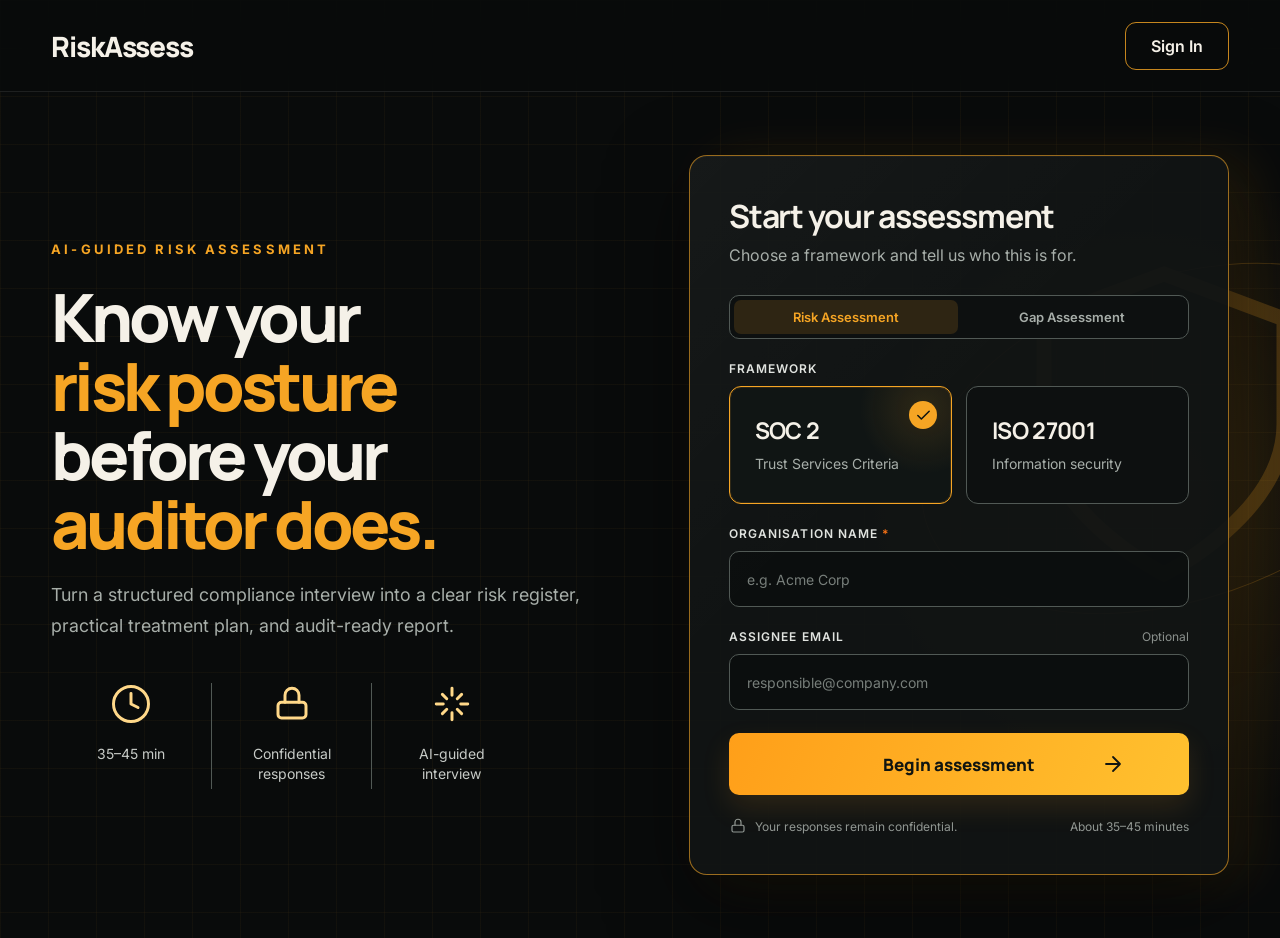
<file: templates/index.html>
<!DOCTYPE html>
<html lang="en">
<head>
  <meta charset="UTF-8" />
  <meta name="viewport" content="width=device-width, initial-scale=1.0" />
  <title>Risk Assessment</title>
  <link rel="preconnect" href="https://fonts.googleapis.com" />
  <link rel="preconnect" href="https://fonts.gstatic.com" crossorigin />
  <link href="https://fonts.googleapis.com/css2?family=Inter:wght@400;500;600;700;800;900&family=Manrope:wght@700;800&display=swap" rel="stylesheet" />
  <link rel="stylesheet" href="/static/style.css" />
  <script>window.USER_EMAIL = {{ user_email | tojson }};</script>
</head>
<body>

  <!-- ── SETUP SCREEN ── -->
  <div id="setup-screen">

    <header class="site-header">
      <a href="/" class="brand">RiskAssess</a>
      <nav class="site-nav"></nav>
      <div id="auth-header-btn"></div>
    </header>

    <main class="hero">
      <div class="hero__content">
        <p class="eyebrow">AI-Guided Risk Assessment</p>

        <h1 id="hero-title">
          Know your
          <span>risk posture</span>
          before your
          <span>auditor does.</span>
        </h1>

        <p id="hero-body-1" class="hero__summary">
          Turn a structured compliance interview into a clear risk register, practical
          treatment plan, and audit-ready report.
        </p>

        <div class="trust-signals">
          <div class="trust-signal">
            <svg viewBox="0 0 24 24">
              <circle cx="12" cy="12" r="10"/><polyline points="12 6 12 12 16 14"/>
            </svg>
            <span>35–45 min</span>
          </div>
          <div class="trust-signal">
            <svg viewBox="0 0 24 24">
              <rect x="4" y="11" width="16" height="9" rx="2"/><path d="M8 11V7a4 4 0 0 1 8 0v4"/>
            </svg>
            <span>Confidential responses</span>
          </div>
          <div class="trust-signal">
            <svg viewBox="0 0 24 24">
              <path d="M12 3v4M12 17v4M3 12h4M17 12h4M6.5 6.5l2.5 2.5M15 15l2.5 2.5M6.5 17.5L9 15M15 9l2.5-2.5"/>
            </svg>
            <span>AI-guided interview</span>
          </div>
        </div>
      </div>

      <div class="shield-art">
        <div class="shield-art__orbit"></div>
        <svg viewBox="0 0 24 24">
          <path d="M12 22s8-4 8-10V5l-8-3-8 3v7c0 6 8 10 8 10z"/>
        </svg>
      </div>

      <div class="assessment-card">
        <div class="assessment-card__intro">
          <h2>Start your assessment</h2>
          <p>Choose a framework and tell us who this is for.</p>
        </div>

        <form class="assessment-form" onsubmit="return false">
          <div class="mode-toggle" id="mode-toggle">
            <button type="button" class="mode-btn active" data-mode="risk">Risk Assessment</button>
            <button type="button" class="mode-btn" data-mode="gap">Gap Assessment</button>
          </div>

          <fieldset class="framework-fieldset">
            <legend>Framework</legend>
            <div class="framework-options">
              <label class="framework-option" data-framework="SOC 2">
                <input type="radio" name="framework" value="SOC 2" checked />
                <span class="framework-option__check">
                  <svg viewBox="0 0 24 24"><polyline points="20 6 9 17 4 12"/></svg>
                </span>
                <span class="framework-option__name">SOC 2 <span class="coming-soon-badge" style="display:none">Coming Soon</span></span>
                <span class="framework-option__description">Trust Services Criteria</span>
              </label>
              <label class="framework-option" data-framework="ISO 27001">
                <input type="radio" name="framework" value="ISO 27001" />
                <span class="framework-option__check">
                  <svg viewBox="0 0 24 24"><polyline points="20 6 9 17 4 12"/></svg>
                </span>
                <span class="framework-option__name">ISO 27001</span>
                <span class="framework-option__description">Information security</span>
              </label>
            </div>
          </fieldset>

          <label class="form-field">
            <span>Organisation Name <span class="required">*</span></span>
            <input type="text" id="org-name" placeholder="e.g. Acme Corp" />
          </label>

          <label class="form-field">
            <span class="form-field__label">Assignee Email <span class="form-field__optional">Optional</span></span>
            <input type="email" id="assignee" placeholder="responsible@company.com" />
          </label>

          <div id="setup-error" class="error-msg" style="display:none"></div>

          <button id="start-btn" type="button" class="primary-action">
            Begin assessment
            <svg viewBox="0 0 24 24">
              <path d="M5 12h14M12 5l7 7-7 7"/>
            </svg>
          </button>

          <div class="form-reassurance">
            <span>
              <svg viewBox="0 0 24 24">
                <rect x="4" y="11" width="16" height="9" rx="2"/><path d="M8 11V7a4 4 0 0 1 8 0v4"/>
              </svg>
              Your responses remain confidential.
            </span>
            <span>About 35–45 minutes</span>
          </div>
        </form>
      </div>
    </main>
  </div>

  <!-- ── CHAT SCREEN ── -->
  <div id="chat-screen" style="display:none">

    <div class="chat-topbar">
      <div class="topbar-left">
        <div class="topbar-logo">
          <svg width="16" height="16" viewBox="0 0 24 24" fill="none" stroke="currentColor" stroke-width="2.2" stroke-linecap="round" stroke-linejoin="round">
            <path d="M12 22s8-4 8-10V5l-8-3-8 3v7c0 6 8 10 8 10z"/>
          </svg>
        </div>
        <div class="topbar-meta">
          <span class="meta-label">Framework</span>
          <span id="sb-framework" class="meta-value">—</span>
          <span class="topbar-sep">·</span>
          <span class="meta-label">Organisation</span>
          <span id="sb-org" class="meta-value">—</span>
        </div>
      </div>
      <div style="display:flex;align-items:center;gap:8px;">
        <button id="skip-btn" class="btn-download" onclick="skipToEnd()" title="Fill the remaining controls with sample findings and jump to the report">Skip to end ⏭</button>
        <a href="/logout" class="btn-download" style="background:rgba(255,255,255,0.04);border-color:rgba(255,255,255,0.08);color:#64748b;">Sign out</a>
      </div>
    </div>

    <div class="chat-wrapper">

      <div class="chat-progress">
        <div class="progress-header">
          <span>Progress</span>
          <span id="progress-text">0 / 0</span>
        </div>
        <div class="progress-track">
          <div id="progress-bar" class="progress-fill" style="width:0%"></div>
        </div>
      </div>

      <main class="chat-main">
        <div id="messages" class="messages-area"></div>

        <div class="input-area">
          <textarea
            id="answer-input"
            placeholder="Type your answer here… (Press Enter to send, Shift+Enter for new line)"
            rows="3"
            disabled
          ></textarea>
          <button id="send-btn" class="btn-send" disabled onclick="submitAnswer()">Send</button>
        </div>

        <div id="complete-bar" style="display:none">
          <button id="complete-btn" class="btn-complete-large" onclick="completeAndSend()">
            Complete Assessment
          </button>
        </div>
      </main>

    </div>

  </div>

  <!-- ── INSTRUCTIONS MODAL ── -->
  <div id="instructions-backdrop" style="display:none" onclick="handleInstructionsBackdrop(event)">
    <div class="instructions-modal">
      <button class="instructions-close" onclick="closeInstructions(true)">×</button>

      <div class="instructions-header">
        <div class="instructions-icon">
          <svg width="18" height="18" viewBox="0 0 24 24" fill="none" stroke="currentColor" stroke-width="2.2" stroke-linecap="round" stroke-linejoin="round">
            <circle cx="12" cy="12" r="10"/><line x1="12" y1="8" x2="12" y2="12"/><line x1="12" y1="16" x2="12.01" y2="16"/>
          </svg>
        </div>
        <h2 class="instructions-title">Instructions</h2>
      </div>

      <p class="instructions-intro">To help you complete the assessment as efficiently as possible:</p>

      <ol class="instructions-list">
        <li><span>If you are asked about production or operational environments that are not applicable, please respond with Out of Scope so the auditor understands that the control does not apply to your organisation.</span></li>
        <li><span>Where questions ask whether a procedure exists, you may state that appropriate policies and procedures are in place where applicable.</span></li>
        <li><span>Wherever possible, reference the technologies you use to support the relevant control. For example: Microsoft Intune, OneDrive for data transfer, Microsoft 365, AWS, or other tools within your technology stack.</span></li>
        <li><span>If you are unsure about a question, feel free to ask the auditor for clarification before responding.</span></li>
      </ol>

      <div class="instructions-meta">
        The assessment should take approximately <strong>45 minutes to an hour</strong> to complete.
      </div>

      <button class="btn-primary instructions-cta" onclick="closeInstructions(true)">
        <span class="btn-inner">
          Got it — Begin Assessment
          <svg width="15" height="15" viewBox="0 0 24 24" fill="none" stroke="currentColor" stroke-width="2.5" stroke-linecap="round" stroke-linejoin="round">
            <path d="M5 12h14M12 5l7 7-7 7"/>
          </svg>
        </span>
      </button>
    </div>
  </div>

  <!-- ── AUTH MODAL ── -->
  <div id="auth-modal-backdrop" style="display:none" onclick="handleBackdropClick(event)">
    <div class="auth-modal">
      <button class="auth-modal-close" onclick="closeAuthModal()">×</button>

      <div class="auth-tabs">
        <button id="tab-login" class="auth-tab active" onclick="switchAuthTab('login')">Sign In</button>
        <button id="tab-register" class="auth-tab" onclick="switchAuthTab('register')">Register</button>
      </div>

      <!-- Sign In panel -->
      <div id="panel-login" class="auth-tab-panel">
        <div class="form-group">
          <label class="field-label" for="login-email">Email</label>
          <input type="email" id="login-email" placeholder="you@company.com" autocomplete="email" />
        </div>
        <div class="form-group">
          <label class="field-label" for="login-password">Password</label>
          <input type="password" id="login-password" placeholder="••••••••" autocomplete="current-password" />
        </div>
        <div class="auth-forgot-row">
          <button type="button" class="auth-link" onclick="switchAuthTab('forgot')">Forgot password?</button>
        </div>
        <div id="login-error" class="error-msg" style="display:none"></div>
        <button class="btn-primary btn-auth" onclick="submitLogin()">
          <span class="btn-inner">Sign In <svg width="14" height="14" viewBox="0 0 24 24" fill="none" stroke="currentColor" stroke-width="2.5" stroke-linecap="round" stroke-linejoin="round"><path d="M5 12h14M12 5l7 7-7 7"/></svg></span>
        </button>
      </div>

      <!-- Register panel -->
      <div id="panel-register" class="auth-tab-panel" style="display:none">
        <div class="form-group">
          <label class="field-label" for="reg-email">Email</label>
          <input type="email" id="reg-email" placeholder="you@company.com" autocomplete="email" />
        </div>
        <div class="form-group">
          <label class="field-label" for="reg-password">Password</label>
          <input type="password" id="reg-password" placeholder="••••••••" autocomplete="new-password" />
        </div>
        <div class="form-group">
          <label class="field-label" for="reg-confirm">Confirm Password</label>
          <input type="password" id="reg-confirm" placeholder="••••••••" autocomplete="new-password" />
        </div>
        <div id="reg-error" class="error-msg" style="display:none"></div>
        <button class="btn-primary btn-auth" onclick="submitRegister()">
          <span class="btn-inner">Create Account <svg width="14" height="14" viewBox="0 0 24 24" fill="none" stroke="currentColor" stroke-width="2.5" stroke-linecap="round" stroke-linejoin="round"><path d="M5 12h14M12 5l7 7-7 7"/></svg></span>
        </button>
      </div>

      <!-- Forgot password panel -->
      <div id="panel-forgot" class="auth-tab-panel" style="display:none">
        <p class="auth-forgot-intro">Enter the email you registered with and we'll send you a link to set a new password.</p>
        <div class="form-group">
          <label class="field-label" for="forgot-email">Email</label>
          <input type="email" id="forgot-email" placeholder="you@company.com" autocomplete="email" />
        </div>
        <div id="forgot-error" class="error-msg" style="display:none"></div>
        <div id="forgot-success" class="success-msg" style="display:none"></div>
        <button id="forgot-btn" class="btn-primary btn-auth" onclick="submitForgotPassword()">
          <span class="btn-inner" id="forgot-btn-label">Send Reset Link <svg width="14" height="14" viewBox="0 0 24 24" fill="none" stroke="currentColor" stroke-width="2.5" stroke-linecap="round" stroke-linejoin="round"><path d="M5 12h14M12 5l7 7-7 7"/></svg></span>
        </button>
        <p id="forgot-cooldown" class="auth-cooldown-note" style="display:none"></p>
        <div class="auth-back-row">
          <button type="button" class="auth-link" onclick="switchAuthTab('login')">← Back to Sign In</button>
        </div>
      </div>

    </div>
  </div>

  <!-- ── DASHBOARD SCREEN ── -->
  <div id="dashboard-screen" style="display:none">

    <div class="chat-topbar">
      <div class="topbar-left">
        <div class="topbar-logo">
          <svg width="16" height="16" viewBox="0 0 24 24" fill="none" stroke="currentColor" stroke-width="2.2" stroke-linecap="round" stroke-linejoin="round">
            <path d="M12 22s8-4 8-10V5l-8-3-8 3v7c0 6 8 10 8 10z"/>
          </svg>
        </div>
        <div class="topbar-meta">
          <span class="meta-label">Framework</span>
          <span id="dash-framework" class="meta-value">—</span>
          <span class="topbar-sep">·</span>
          <span class="meta-label">Organisation</span>
          <span id="dash-org" class="meta-value">—</span>
        </div>
      </div>
      <a href="/logout" class="btn-download" style="background:rgba(255,255,255,0.04);border-color:rgba(255,255,255,0.08);color:#64748b;">Sign out</a>
    </div>

    <div class="dash-wrapper">

      <div class="dash-header">
        <h2 id="dash-title" class="dash-title">Risk Dashboard</h2>
        <p id="dash-subtitle" class="dash-subtitle"></p>
      </div>

      <div id="dash-sent-banner" class="dash-sent-banner">
        ✓ Your assessment is complete. A full report has been sent to your advisor.
      </div>

      <div id="dash-stats" class="dash-stats"></div>

      <div class="dash-table-wrap">
        <table class="dash-table">
          <thead>
            <tr>
              <th>#</th>
              <th>Risk Name</th>
              <th>Category</th>
              <th>Status</th>
              <th>Residual Risk</th>
              <th>Tool</th>
              <th>Treatment</th>
            </tr>
          </thead>
          <tbody id="dash-tbody"></tbody>
        </table>
      </div>

    </div>
  </div>

  <script src="/static/script.js"></script>
</body>
</html>
</file>
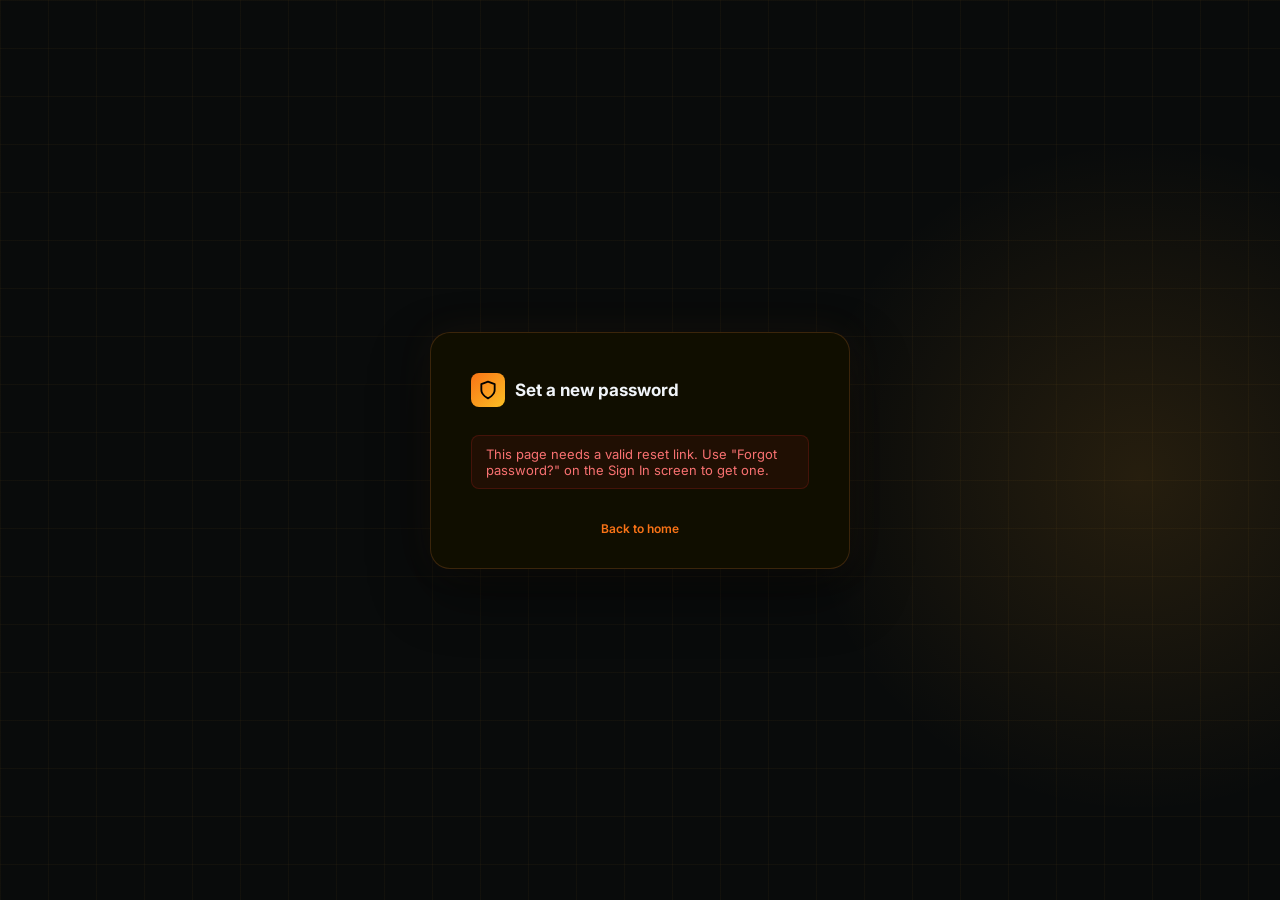
<file: templates/reset_password.html>
<!DOCTYPE html>
<html lang="en">
<head>
  <meta charset="UTF-8" />
  <meta name="viewport" content="width=device-width, initial-scale=1.0" />
  <title>Reset Password — Risk Assessment</title>
  <link rel="preconnect" href="https://fonts.googleapis.com" />
  <link rel="preconnect" href="https://fonts.gstatic.com" crossorigin />
  <link href="https://fonts.googleapis.com/css2?family=Inter:wght@400;500;600;700;800;900&display=swap" rel="stylesheet" />
  <link rel="stylesheet" href="/static/style.css" />
  <style>
    #setup-screen { display:flex; align-items:center; justify-content:center; min-height:100vh; padding:24px; }
    .auth-page-header { display:flex; align-items:center; gap:10px; margin-bottom:28px; }
    .auth-page-logo { width:34px; height:34px; background:linear-gradient(135deg,#f97316,#fbbf24); border-radius:8px; display:flex; align-items:center; justify-content:center; color:#000; flex-shrink:0; }
    .auth-page-title { font-size:17px; font-weight:700; color:#f1f5f9; }
    .auth-page-footer { text-align:center; font-size:12px; color:#78716c; margin-top:18px; }
    .auth-page-footer a { color:#f97316; text-decoration:none; font-weight:600; }
  </style>
</head>
<body>
  <div id="setup-screen">
    <div class="form-panel" style="max-width:420px;width:100%;border-radius:20px;border:1px solid rgba(251,146,60,0.18);margin:24px;justify-content:flex-start;">

      <div class="auth-page-header">
        <div class="auth-page-logo">
          <svg width="20" height="20" viewBox="0 0 24 24" fill="none" stroke="currentColor" stroke-width="2.2" stroke-linecap="round" stroke-linejoin="round">
            <path d="M12 22s8-4 8-10V5l-8-3-8 3v7c0 6 8 10 8 10z"/>
          </svg>
        </div>
        <span class="auth-page-title">Set a new password</span>
      </div>

      <div id="reset-error" class="error-msg" style="display:none"></div>
      <div id="reset-success" class="success-msg" style="display:none"></div>

      <form id="reset-form" style="display:none">
        <div class="form-group">
          <label class="field-label" for="new-password">New Password</label>
          <input type="password" id="new-password" placeholder="••••••••" required autocomplete="new-password" />
        </div>
        <div class="form-group">
          <label class="field-label" for="new-confirm">Confirm New Password</label>
          <input type="password" id="new-confirm" placeholder="••••••••" required autocomplete="new-password" />
        </div>
        <button type="submit" id="reset-btn" class="btn-primary">
          <span class="btn-inner">
            Update Password
            <svg width="15" height="15" viewBox="0 0 24 24" fill="none" stroke="currentColor" stroke-width="2.5" stroke-linecap="round" stroke-linejoin="round">
              <path d="M5 12h14M12 5l7 7-7 7"/>
            </svg>
          </span>
        </button>
      </form>

      <div class="auth-page-footer"><a href="/">Back to home</a></div>
    </div>
  </div>

  <script>
    // Supabase puts the recovery tokens (or an error) in the URL fragment.
    const params       = new URLSearchParams(window.location.hash.slice(1));
    const accessToken  = params.get("access_token");
    const refreshToken = params.get("refresh_token");
    const linkError    = params.get("error_description");

    const errorEl   = document.getElementById("reset-error");
    const successEl = document.getElementById("reset-success");
    const form      = document.getElementById("reset-form");

    function showError(msg) { errorEl.textContent = msg; errorEl.style.display = "block"; }

    // Keep the tokens out of the address bar and browser history.
    history.replaceState(null, "", window.location.pathname);

    if (linkError) {
      showError(linkError.replace(/\+/g, " ") + " Please request a new reset link from the Sign In screen.");
    } else if (!accessToken || params.get("type") !== "recovery") {
      showError("This page needs a valid reset link. Use \"Forgot password?\" on the Sign In screen to get one.");
    } else {
      form.style.display = "block";
      document.getElementById("new-password").focus();
    }

    form.addEventListener("submit", async e => {
      e.preventDefault();
      errorEl.style.display = "none";
      const btn = document.getElementById("reset-btn");
      btn.disabled = true;

      try {
        const res = await fetch("/api/auth/reset-password", {
          method:  "POST",
          headers: { "Content-Type": "application/json" },
          body: JSON.stringify({
            access_token:  accessToken,
            refresh_token: refreshToken,
            password: document.getElementById("new-password").value,
            confirm:  document.getElementById("new-confirm").value
          })
        });
        const data = await res.json();
        if (data.success) {
          form.style.display = "none";
          successEl.textContent = "Password updated — you're signed in. Taking you back…";
          successEl.style.display = "block";
          setTimeout(() => { window.location.href = "/"; }, 2000);
        } else {
          showError(data.error || "Couldn't update your password.");
          btn.disabled = false;
        }
      } catch {
        showError("Network error — please try again.");
        btn.disabled = false;
      }
    });
  </script>
</body>
</html>
</file>
<file: static/style.css>
@import url('https://fonts.googleapis.com/css2?family=Inter:wght@400;500;600;700;800;900&family=Manrope:wght@700;800&display=swap');

:root {
  color-scheme: dark;
  --bg: #090b0b;
  --surface: #111515;
  --surface-raised: #151a19;
  --surface-soft: #0d1010;
  --border: #2a302d;
  --border-strong: #515955;
  --text: #f5f1e8;
  --text-muted: #a7aea9;
  --accent: #f6a524;
  --accent-bright: #ffb52b;
  --accent-soft: #ffd889;
  --ink: #111511;
  --radius-card: 18px;
  --radius-control: 10px;
  --page-gutter: clamp(24px, 4vw, 60px);
}

*, *::before, *::after { box-sizing: border-box; margin: 0; padding: 0; }

html { scroll-behavior: smooth; }

body {
  min-width: 320px;
  min-height: 100vh;
  overflow-x: hidden;
  color: var(--text);
  background:
    radial-gradient(circle at 89% 53%, rgba(246, 165, 36, 0.12), transparent 21rem),
    linear-gradient(rgba(246, 165, 36, 0.04) 1px, transparent 1px),
    linear-gradient(90deg, rgba(246, 165, 36, 0.04) 1px, transparent 1px),
    var(--bg);
  background-size: auto, 48px 48px, 48px 48px, auto;
  font-family: "Inter", system-ui, -apple-system, BlinkMacSystemFont, "Segoe UI", sans-serif;
  -webkit-font-smoothing: antialiased;
}

a { color: inherit; text-decoration: none; }
button, input { font: inherit; }

/* ── SETUP SCREEN ── */

/* ── HEADER ── */
.site-header {
  position: relative;
  z-index: 10;
  display: grid;
  grid-template-columns: 1fr auto 1fr;
  align-items: center;
  min-height: 92px;
  padding: 14px var(--page-gutter);
  border-bottom: 1px solid rgba(255, 255, 255, 0.09);
  background: rgba(9, 11, 11, 0.83);
  backdrop-filter: blur(18px);
}

.brand {
  display: inline-block;
  width: fit-content;
  font-family: "Manrope", sans-serif;
  font-size: 28px;
  font-weight: 800;
  color: var(--text);
  letter-spacing: -0.04em;
}

.site-nav {
  display: flex;
  align-items: center;
  gap: 54px;
  color: #c0c3c0;
  font-size: 16px;
}

.site-nav a {
  position: relative;
  padding: 10px 0;
  transition: color 160ms ease-out;
}

.site-nav a::after {
  position: absolute;
  right: 0;
  bottom: 3px;
  left: 0;
  height: 1px;
  content: "";
  background: var(--accent);
  transform: scaleX(0);
  transform-origin: right;
  transition: transform 180ms ease-out;
}

.site-nav a:hover,
.site-nav a:focus-visible {
  color: var(--text);
}

.site-nav a:hover::after,
.site-nav a:focus-visible::after {
  transform: scaleX(1);
  transform-origin: left;
}

.sign-in {
  grid-column: 3;
  justify-self: end;
  padding: 13px 25px;
  border: 1px solid rgba(246, 165, 36, 0.8);
  border-radius: 11px;
  font-weight: 600;
  cursor: pointer;
  background: none;
  color: var(--text);
  transition:
    background 160ms ease-out,
    border-color 160ms ease-out,
    transform 160ms ease-out;
}

.sign-in:hover,
.sign-in:focus-visible {
  border-color: var(--accent-bright);
  background: rgba(246, 165, 36, 0.08);
  transform: translateY(-1px);
}

#auth-header-btn {
  grid-column: 3;
  justify-self: end;
  display: flex;
  align-items: center;
  gap: 12px;
}

.auth-user-email { font-size: 13px; color: var(--text-muted); }
.auth-signout-link { font-size: 13px; color: var(--text-muted); transition: color 0.15s; }
.auth-signout-link:hover { color: var(--text); }

/* ── HERO ── */
.hero {
  position: relative;
  display: grid;
  grid-template-columns: minmax(0, 1.02fr) minmax(500px, 0.98fr);
  gap: clamp(48px, 6vw, 96px);
  align-items: center;
  width: min(100%, 1500px);
  min-height: calc(100vh - 92px);
  margin: 0 auto;
  padding: clamp(48px, 7vh, 84px) var(--page-gutter);
}

.hero__content {
  position: relative;
  z-index: 1;
  max-width: 690px;
  animation: fade-rise 520ms ease-out both;
}

.eyebrow {
  margin: 0 0 25px;
  color: var(--accent);
  font-size: 13px;
  font-weight: 700;
  letter-spacing: 0.24em;
  text-transform: uppercase;
}

h1,
h2,
p {
  margin-top: 0;
}

h1 {
  max-width: 650px;
  margin-bottom: 22px;
  font-family: "Manrope", sans-serif;
  font-size: clamp(52px, 5.2vw, 78px);
  font-weight: 800;
  letter-spacing: -0.057em;
  line-height: 1.04;
}

h1 span {
  display: block;
  color: var(--accent);
}

.hero__summary {
  max-width: 610px;
  margin-bottom: 42px;
  color: var(--text-muted);
  font-size: clamp(16px, 1.4vw, 19px);
  line-height: 1.7;
}

.trust-signals {
  display: grid;
  grid-template-columns: repeat(3, minmax(0, 1fr));
  max-width: 480px;
}

.trust-signal {
  display: grid;
  grid-template-rows: 48px auto;
  gap: 13px;
  align-items: start;
  justify-items: center;
  min-height: 106px;
  padding: 0 24px;
  color: #c7cbc7;
  font-size: 14px;
  line-height: 1.4;
  text-align: center;
}

.trust-signal + .trust-signal {
  border-left: 1px solid var(--border-strong);
}

.trust-signal svg {
  width: 42px;
  height: 42px;
  fill: none;
  stroke: var(--accent-soft);
  stroke-linecap: round;
  stroke-linejoin: round;
  stroke-width: 1.7;
}

.shield-art {
  position: absolute;
  z-index: -1;
  top: 18%;
  right: -5%;
  width: min(52%, 360px);
  opacity: 0.22;
  pointer-events: none;
}

.shield-art > svg {
  width: 100%;
  fill: none;
  stroke: var(--accent);
  stroke-width: 1;
}

.shield-art__orbit {
  position: absolute;
  top: 9%;
  left: -20%;
  width: 148%;
  aspect-ratio: 1.65;
  border: 1px solid var(--accent);
  border-radius: 50%;
  transform: rotate(-19deg);
  animation: orbit-drift 22s ease-in-out infinite alternate;
}

/* ── ASSESSMENT CARD ── */
.assessment-card {
  position: relative;
  z-index: 2;
  width: 100%;
  max-width: 640px;
  justify-self: end;
  padding: clamp(30px, 3vw, 42px);
  border: 1px solid rgba(246, 165, 36, 0.6);
  border-radius: var(--radius-card);
  background:
    linear-gradient(135deg, rgba(255, 255, 255, 0.025), transparent 42%),
    rgba(17, 21, 21, 0.94);
  box-shadow:
    0 26px 80px rgba(0, 0, 0, 0.52),
    23px 3px 54px rgba(246, 165, 36, 0.11),
    inset 0 1px rgba(255, 255, 255, 0.035);
  animation: fade-rise 520ms 100ms ease-out both;
}

.assessment-card__intro {
  margin-bottom: 30px;
}

.assessment-card h2 {
  margin-bottom: 7px;
  font-family: "Manrope", sans-serif;
  font-size: clamp(26px, 2.5vw, 34px);
  font-weight: 700;
  letter-spacing: -0.035em;
}

.assessment-card__intro p {
  margin-bottom: 0;
  color: var(--text-muted);
  font-size: 16px;
}

.assessment-form {
  display: grid;
  gap: 22px;
}

/* Mode toggle (Risk / Gap Assessment) — not part of the reference design, styled to match */
.mode-toggle {
  display: flex;
  background: var(--surface-soft);
  border: 1px solid var(--border-strong);
  border-radius: var(--radius-control);
  padding: 4px;
  gap: 2px;
}

.mode-btn {
  flex: 1;
  padding: 9px 10px;
  background: none;
  border: none;
  border-radius: 7px;
  font-size: 13px;
  font-weight: 600;
  color: var(--text-muted);
  cursor: pointer;
  transition: all 0.15s;
  font-family: inherit;
}

.mode-btn.active {
  background: rgba(246, 165, 36, 0.14);
  color: var(--accent);
}

.mode-btn:not(.active):hover { color: var(--text); }

.framework-fieldset {
  min-width: 0;
  margin: 0;
  padding: 0;
  border: 0;
}

.framework-fieldset legend,
.form-field > span {
  display: block;
  margin-bottom: 10px;
  color: #e0e3df;
  font-size: 12px;
  font-weight: 600;
  letter-spacing: 0.09em;
  text-transform: uppercase;
}

.framework-options {
  display: grid;
  grid-template-columns: repeat(2, minmax(0, 1fr));
  gap: 14px;
}

.framework-option {
  position: relative;
  display: grid;
  gap: 5px;
  min-height: 118px;
  padding: 27px 25px;
  overflow: hidden;
  cursor: pointer;
  border: 1px solid var(--border-strong);
  border-radius: 12px;
  background: var(--surface-soft);
  transition:
    border-color 180ms ease-out,
    background 180ms ease-out,
    box-shadow 180ms ease-out,
    transform 180ms ease-out;
}

.framework-option:hover {
  border-color: #777f7b;
  transform: translateY(-1px);
}

.framework-option:has(input:checked) {
  border-color: var(--accent);
  background:
    radial-gradient(circle at 88% 19%, rgba(246, 165, 36, 0.13), transparent 30%),
    #101514;
  box-shadow: inset 0 0 0 1px rgba(246, 165, 36, 0.14);
}

.framework-option:has(input:focus-visible) {
  outline: 3px solid rgba(246, 165, 36, 0.34);
  outline-offset: 3px;
}

.framework-option:has(input:disabled) {
  cursor: not-allowed;
  opacity: 0.45;
}

.framework-option:has(input:disabled):hover {
  border-color: var(--border-strong);
  transform: none;
}

.framework-option input {
  position: absolute;
  width: 1px;
  height: 1px;
  overflow: hidden;
  clip: rect(0 0 0 0);
  clip-path: inset(50%);
  white-space: nowrap;
}

.framework-option__check {
  position: absolute;
  top: 14px;
  right: 14px;
  display: grid;
  width: 28px;
  height: 28px;
  place-items: center;
  border-radius: 50%;
  color: var(--ink);
  background: var(--accent);
  opacity: 0;
  transform: scale(0.75);
  transition:
    opacity 160ms ease-out,
    transform 160ms ease-out;
}

.framework-option:has(input:checked) .framework-option__check {
  opacity: 1;
  transform: scale(1);
}

.framework-option__check svg {
  width: 17px;
  height: 17px;
  fill: none;
  stroke: currentColor;
  stroke-linecap: round;
  stroke-linejoin: round;
  stroke-width: 2.2;
}

.framework-option__name {
  padding-right: 32px;
  font-family: "Manrope", sans-serif;
  font-size: 23px;
  font-weight: 700;
  letter-spacing: -0.03em;
}

.framework-option__description {
  color: var(--text-muted);
  font-size: 14px;
}

.coming-soon-badge {
  font-size: 9px;
  font-weight: 700;
  text-transform: uppercase;
  letter-spacing: 0.5px;
  color: var(--text-muted);
  background: rgba(255,255,255,0.05);
  border-radius: 4px;
  padding: 1px 5px;
  margin-left: 4px;
  vertical-align: middle;
}

.form-field {
  display: block;
}

.form-field__label {
  display: flex !important;
  justify-content: space-between;
}

.form-field__optional {
  color: #8a908c;
  font-size: 12px;
  font-weight: 400;
  letter-spacing: 0;
  text-transform: none;
}

.form-field input {
  width: 100%;
  height: 56px;
  padding: 0 17px;
  color: var(--text);
  caret-color: var(--accent);
  border: 1px solid var(--border-strong);
  border-radius: var(--radius-control);
  outline: 0;
  background: rgba(10, 13, 13, 0.72);
  transition:
    border-color 160ms ease-out,
    box-shadow 160ms ease-out,
    background 160ms ease-out;
}

.form-field input::placeholder {
  color: #777e7a;
}

.form-field input:hover {
  border-color: #717976;
}

.form-field input:focus {
  border-color: var(--accent);
  background: #0c1010;
  box-shadow: 0 0 0 3px rgba(246, 165, 36, 0.2);
}

.primary-action {
  position: relative;
  display: flex;
  align-items: center;
  justify-content: center;
  width: 100%;
  min-height: 62px;
  margin-top: 1px;
  padding: 0 22px;
  cursor: pointer;
  color: var(--ink);
  border: 0;
  border-radius: var(--radius-control);
  background: linear-gradient(112deg, #ff9f19, #ffc12f);
  box-shadow: 0 12px 28px rgba(246, 165, 36, 0.13);
  font-family: "Manrope", sans-serif;
  font-size: 17px;
  font-weight: 800;
  transition:
    filter 160ms ease-out,
    box-shadow 160ms ease-out,
    transform 160ms ease-out;
}

.primary-action svg {
  position: absolute;
  right: clamp(50px, 5vw, 70px);
  width: 24px;
  height: 24px;
  fill: none;
  stroke: currentColor;
  stroke-linecap: round;
  stroke-linejoin: round;
  stroke-width: 1.8;
  transition: transform 160ms ease-out;
}

.primary-action:hover {
  filter: brightness(1.06);
  box-shadow: 0 15px 32px rgba(246, 165, 36, 0.2);
  transform: translateY(-1px);
}

.primary-action:hover svg {
  transform: translateX(3px);
}

.primary-action:disabled {
  opacity: 0.5;
  cursor: not-allowed;
  transform: none;
  box-shadow: none;
}

.primary-action:focus-visible,
.sign-in:focus-visible,
.site-nav a:focus-visible {
  outline: 3px solid rgba(246, 165, 36, 0.4);
  outline-offset: 3px;
}

.primary-action:active {
  transform: translateY(0);
}

.form-reassurance {
  display: flex;
  justify-content: space-between;
  gap: 18px;
  color: #909793;
  font-size: 12px;
}

.form-reassurance span {
  display: inline-flex;
  align-items: center;
  gap: 8px;
}

.form-reassurance svg {
  width: 18px;
  height: 18px;
  fill: none;
  stroke: currentColor;
  stroke-linecap: round;
  stroke-linejoin: round;
  stroke-width: 1.6;
}

@keyframes fade-rise {
  from {
    opacity: 0;
    transform: translateY(10px);
  }
  to {
    opacity: 1;
    transform: translateY(0);
  }
}

@keyframes orbit-drift {
  from {
    transform: rotate(-19deg) translateX(-3px);
  }
  to {
    transform: rotate(-17deg) translateX(5px);
  }
}

@media (max-width: 1100px) {
  .site-header {
    grid-template-columns: 1fr auto;
  }

  .site-nav {
    display: none;
  }

  .hero {
    grid-template-columns: 1fr;
    max-width: 820px;
    padding-top: 64px;
    padding-bottom: 72px;
  }

  .hero__content {
    max-width: none;
  }

  .assessment-card {
    max-width: none;
    justify-self: stretch;
  }

  .shield-art {
    right: 4%;
  }
}

@media (max-width: 640px) {
  :root {
    --page-gutter: 20px;
  }

  .site-header {
    min-height: 76px;
  }

  .brand {
    font-size: 23px;
  }

  .sign-in {
    padding: 10px 16px;
    font-size: 14px;
  }

  .hero {
    min-height: auto;
    gap: 44px;
    padding-top: 46px;
    padding-bottom: 48px;
  }

  .eyebrow {
    margin-bottom: 18px;
    font-size: 11px;
  }

  h1 {
    margin-bottom: 18px;
    font-size: clamp(43px, 13.5vw, 60px);
  }

  .hero__summary {
    margin-bottom: 32px;
    font-size: 16px;
  }

  .trust-signals {
    grid-template-columns: 1fr;
    gap: 18px;
  }

  .trust-signal {
    grid-template-columns: 43px 1fr;
    grid-template-rows: 1fr;
    align-items: center;
    min-height: 0;
    padding: 0;
  }

  .trust-signal + .trust-signal {
    padding-top: 18px;
    border-top: 1px solid var(--border);
    border-left: 0;
  }

  .shield-art {
    top: 20%;
    right: -12%;
    width: 60%;
    opacity: 0.13;
  }

  .assessment-card {
    padding: 26px 20px;
    border-radius: 15px;
  }

  .assessment-card__intro {
    margin-bottom: 25px;
  }

  .framework-options {
    grid-template-columns: 1fr;
  }

  .framework-option {
    min-height: 96px;
    padding: 22px;
  }

  .form-reassurance {
    flex-direction: column;
    gap: 8px;
  }

  .primary-action svg {
    right: 43px;
  }
}

@media (prefers-reduced-motion: reduce) {
  *,
  *::before,
  *::after {
    scroll-behavior: auto !important;
    animation-duration: 0.01ms !important;
    animation-iteration-count: 1 !important;
    transition-duration: 0.01ms !important;
  }
}

/* ── SHARED FORM CHROME (also used by login.html / register.html / instructions & auth modals) ── */

.form-panel {
  position: relative;
  background: #100e00;
  border: 1.5px solid rgba(251,146,60,0.3);
  border-radius: 22px;
  padding: 40px 40px 32px;
  display: flex;
  flex-direction: column;
  justify-content: center;
  box-shadow: 0 24px 60px rgba(0,0,0,0.45), 0 0 40px rgba(251,146,60,0.06);
}

.form-group { margin-bottom: 20px; }

.field-label {
  display: block;
  font-size: 11px;
  font-weight: 700;
  text-transform: uppercase;
  letter-spacing: 1px;
  color: #44403c;
  margin-bottom: 9px;
}

.required { color: #f97316; }

input {
  width: 100%;
  padding: 11px 14px;
  background: rgba(255,255,255,0.03);
  border: 1px solid rgba(255,255,255,0.07);
  border-radius: 8px;
  font-size: 14px;
  color: #e2e8f0;
  font-family: inherit;
  outline: none;
  transition: all 0.15s;
}

input::placeholder { color: #292524; }

input:focus {
  border-color: rgba(251,146,60,0.45);
  background: rgba(251,146,60,0.04);
  box-shadow: 0 0 0 3px rgba(251,146,60,0.08);
}

.error-msg {
  background: rgba(220,38,38,0.08);
  color: #f87171;
  border: 1px solid rgba(220,38,38,0.2);
  border-radius: 8px;
  padding: 10px 14px;
  font-size: 13px;
  margin-bottom: 14px;
}

.success-msg {
  background: rgba(255,255,255,0.03);
  color: #d6d3d1;
  border: 1px solid rgba(255,255,255,0.08);
  border-radius: 8px;
  padding: 10px 14px;
  font-size: 13px;
  margin-bottom: 14px;
}

.btn-primary {
  width: 100%;
  margin-top: 4px;
  padding: 14px;
  background: linear-gradient(135deg, #f97316 0%, #fbbf24 100%);
  color: #000;
  font-size: 14px;
  font-weight: 800;
  border: none;
  border-radius: 10px;
  cursor: pointer;
  letter-spacing: -0.1px;
  transition: all 0.2s;
}

.btn-primary:hover {
  transform: translateY(-1px);
  box-shadow: 0 8px 32px rgba(249,115,22,0.4);
}

.btn-primary:disabled {
  opacity: 0.5;
  cursor: not-allowed;
  transform: none;
  box-shadow: none;
}

.btn-inner {
  display: flex;
  align-items: center;
  justify-content: center;
  gap: 8px;
}

/* ── CHAT SCREEN ── */

#chat-screen {
  display: flex;
  flex-direction: column;
  height: 100vh;
  background: #0a0800;
  position: relative;
}

#chat-screen::before {
  content: '';
  position: fixed;
  inset: 0;
  background-image:
    linear-gradient(rgba(251,146,60,0.03) 1px, transparent 1px),
    linear-gradient(90deg, rgba(251,146,60,0.03) 1px, transparent 1px);
  background-size: 60px 60px;
  pointer-events: none;
}

.chat-topbar {
  display: flex;
  align-items: center;
  justify-content: space-between;
  padding: 12px 32px;
  border-bottom: 1px solid rgba(255,255,255,0.06);
  flex-shrink: 0;
  position: relative;
  z-index: 1;
}

.topbar-left {
  display: flex;
  align-items: center;
  gap: 12px;
}

.topbar-logo {
  width: 28px;
  height: 28px;
  background: linear-gradient(135deg, #f97316, #fbbf24);
  border-radius: 7px;
  display: flex;
  align-items: center;
  justify-content: center;
  color: #000;
  flex-shrink: 0;
}

.topbar-meta {
  display: flex;
  align-items: center;
  gap: 8px;
}

.topbar-sep { color: #292524; }

.meta-label {
  font-size: 11px;
  text-transform: uppercase;
  letter-spacing: 0.8px;
  color: #44403c;
  font-weight: 600;
}

.meta-value {
  font-size: 13px;
  color: #cbd5e1;
  font-weight: 500;
}

.btn-download {
  padding: 8px 16px;
  background: rgba(251,146,60,0.12);
  color: #fb923c;
  font-size: 13px;
  font-weight: 600;
  border: 1px solid rgba(251,146,60,0.25);
  border-radius: 8px;
  cursor: pointer;
  transition: all 0.15s;
}

.btn-download:hover {
  background: rgba(251,146,60,0.2);
  border-color: rgba(251,146,60,0.4);
}

.chat-wrapper {
  flex: 1;
  display: flex;
  flex-direction: column;
  align-items: center;
  padding: 24px 24px 0;
  overflow: hidden;
  min-height: 0;
  position: relative;
  z-index: 1;
}

/* Progress bar */
.chat-progress {
  width: 100%;
  max-width: 800px;
  margin-bottom: 12px;
}

.progress-header {
  display: flex;
  justify-content: space-between;
  font-size: 11px;
  color: #44403c;
  margin-bottom: 6px;
  font-weight: 600;
  text-transform: uppercase;
  letter-spacing: 0.5px;
}

.progress-track {
  background: rgba(255,255,255,0.06);
  border-radius: 99px;
  height: 4px;
  overflow: hidden;
}

.progress-fill {
  height: 100%;
  background: linear-gradient(90deg, #f97316, #fbbf24);
  border-radius: 99px;
  transition: width 0.4s ease;
}

/* Chat main */
.chat-main {
  width: 100%;
  max-width: 800px;
  flex: 1;
  display: flex;
  flex-direction: column;
  background: #100e00;
  border: 1px solid rgba(255,255,255,0.06);
  border-bottom: none;
  border-radius: 16px 16px 0 0;
  overflow: hidden;
  min-height: 0;
}

.messages-area {
  flex: 1;
  overflow-y: auto;
  padding: 32px 40px;
  display: flex;
  flex-direction: column;
  gap: 20px;
}

.messages-area::-webkit-scrollbar { width: 4px; }
.messages-area::-webkit-scrollbar-track { background: transparent; }
.messages-area::-webkit-scrollbar-thumb { background: rgba(255,255,255,0.08); border-radius: 99px; }

/* Messages */
.message { display: flex; gap: 12px; max-width: 780px; }

.bot-message { align-self: flex-start; }
.user-message { align-self: flex-end; flex-direction: row-reverse; }

.avatar {
  width: 32px;
  height: 32px;
  border-radius: 50%;
  background: rgba(249,115,22,0.12);
  border: 1px solid rgba(249,115,22,0.2);
  display: flex;
  align-items: center;
  justify-content: center;
  flex-shrink: 0;
  margin-top: 4px;
}

.bot-dot {
  width: 10px;
  height: 10px;
  border-radius: 50%;
  background: #f97316;
  box-shadow: 0 0 6px rgba(249,115,22,0.6);
  animation: bot-blink 2s infinite;
}

@keyframes bot-blink {
  0%, 100% { opacity: 1; }
  50% { opacity: 0.3; }
}

.bubble {
  padding: 14px 18px;
  border-radius: 14px;
  font-size: 14px;
  line-height: 1.65;
  max-width: 640px;
}

.bot-message .bubble {
  background: rgba(255,255,255,0.04);
  border: 1px solid rgba(255,255,255,0.07);
  border-top-left-radius: 4px;
  color: #cbd5e1;
}

.user-message .bubble {
  background: linear-gradient(135deg, #f97316, #ea8b00);
  color: #000;
  border-top-right-radius: 4px;
  font-weight: 500;
}

/* Question bubble extras */
.question-number {
  font-size: 11px;
  font-weight: 700;
  text-transform: uppercase;
  letter-spacing: 0.8px;
  color: #f97316;
  margin-bottom: 4px;
}

.question-id {
  font-size: 11px;
  color: #44403c;
  margin-bottom: 8px;
}

.question-text {
  font-size: 15px;
  font-weight: 500;
  color: #e2e8f0;
  line-height: 1.6;
}

/* Control divider */
.control-divider {
  display: flex;
  align-items: center;
  gap: 12px;
  margin: 8px 0;
  color: #44403c;
  font-size: 11px;
  font-weight: 700;
  text-transform: uppercase;
  letter-spacing: 0.8px;
}

.control-divider::before,
.control-divider::after {
  content: "";
  flex: 1;
  height: 1px;
  background: rgba(255,255,255,0.05);
}

/* Assessment bubble */
.assess-bubble { padding: 0 !important; overflow: hidden; min-width: 340px; }

.assess-intro {
  padding: 14px 18px 10px;
  font-size: 14px;
  color: #94a3b8;
  line-height: 1.6;
}

.assess-card {
  border-top: 1px solid rgba(255,255,255,0.06);
  border-bottom: 1px solid rgba(255,255,255,0.06);
  background: rgba(0,0,0,0.2);
}

.assess-header {
  display: flex;
  align-items: center;
  justify-content: space-between;
  gap: 10px;
  padding: 12px 18px;
  border-bottom: 1px solid rgba(255,255,255,0.06);
}

.assess-title {
  font-size: 13px;
  font-weight: 700;
  color: #e2e8f0;
  line-height: 1.4;
}

.assess-body { padding: 4px 0; }

.assess-row {
  display: flex;
  gap: 12px;
  padding: 7px 18px;
  border-bottom: 1px solid rgba(255,255,255,0.04);
  font-size: 13px;
  line-height: 1.5;
}

.assess-row:last-child { border-bottom: none; }

.assess-label {
  width: 100px;
  flex-shrink: 0;
  font-weight: 600;
  color: #44403c;
  font-size: 12px;
}

.assess-value { color: #94a3b8; }

.assess-footer {
  padding: 10px 18px;
  font-size: 12px;
  color: #44403c;
  font-style: italic;
}

/* Badges */
.badge {
  display: inline-block;
  padding: 2px 10px;
  border-radius: 99px;
  font-size: 11px;
  font-weight: 700;
  text-transform: uppercase;
  letter-spacing: 0.5px;
}

.badge-open     { background: rgba(220,38,38,0.15);  color: #f87171; }
.badge-assessed { background: rgba(251,146,60,0.15); color: #fb923c; }
.badge-treated  { background: rgba(34,197,94,0.12);  color: #4ade80; }
.badge-closed   { background: rgba(99,102,241,0.12); color: #a5b4fc; }

/* Gap assessment status badges */
.badge-compliant    { background: rgba(34,197,94,0.12);   color: #4ade80; }
.badge-noncompliant { background: rgba(220,38,38,0.15);   color: #f87171; }
.badge-partial      { background: rgba(251,146,60,0.15);  color: #fb923c; }
.badge-review       { background: rgba(59,130,246,0.12);  color: #93c5fd; }
.badge-na           { background: rgba(99,102,241,0.12);  color: #a5b4fc; }

/* Gap assessment nature badges */
.badge-nature-major { background: rgba(220,38,38,0.10);   color: #fca5a5; }
.badge-nature-minor { background: rgba(234,179,8,0.12);   color: #fde047; }
.badge-nature-obs   { background: rgba(59,130,246,0.10);  color: #93c5fd; }
.badge-nature-ofi   { background: rgba(34,197,94,0.10);   color: #86efac; }

/* ── SECTION BANNER ── */
.section-banner {
  display: flex;
  align-items: center;
  gap: 14px;
  margin: 20px 0 4px;
}

.section-banner::before,
.section-banner::after {
  content: "";
  flex: 1;
  height: 1px;
  background: rgba(249,115,22,0.22);
}

.section-banner-text {
  font-size: 10px;
  font-weight: 800;
  letter-spacing: 2.5px;
  color: #f97316;
  white-space: nowrap;
}

.ack-name {
  font-style: italic;
  color: #44403c;
  font-size: 13px;
  margin-top: 6px;
  line-height: 1.5;
}

/* Typing dots */
.thinking .bubble {
  display: flex;
  gap: 5px;
  align-items: center;
  padding: 18px;
}

.dot {
  width: 7px;
  height: 7px;
  background: #44403c;
  border-radius: 50%;
  animation: bounce 1.2s infinite;
}

.dot:nth-child(2) { animation-delay: 0.2s; }
.dot:nth-child(3) { animation-delay: 0.4s; }

@keyframes bounce {
  0%, 60%, 100% { transform: translateY(0); }
  30% { transform: translateY(-6px); }
}

/* Input area */
.input-area {
  padding: 16px 40px 24px;
  background: #100e00;
  border-top: 1px solid rgba(255,255,255,0.06);
  display: flex;
  gap: 12px;
  align-items: flex-end;
}

#answer-input {
  flex: 1;
  padding: 12px 16px;
  background: rgba(255,255,255,0.03);
  border: 1px solid rgba(255,255,255,0.07);
  border-radius: 10px;
  font-size: 14px;
  font-family: inherit;
  resize: none;
  outline: none;
  line-height: 1.5;
  transition: all 0.15s;
  color: #e2e8f0;
}

#answer-input::placeholder { color: #292524; }

#answer-input:focus {
  border-color: rgba(251,146,60,0.4);
  background: rgba(251,146,60,0.04);
  box-shadow: 0 0 0 3px rgba(251,146,60,0.07);
}

#answer-input:disabled { opacity: 0.4; cursor: not-allowed; }

.btn-send {
  padding: 12px 24px;
  background: linear-gradient(135deg, #f97316, #fbbf24);
  color: #000;
  font-size: 14px;
  font-weight: 800;
  border: none;
  border-radius: 10px;
  cursor: pointer;
  transition: all 0.2s;
  white-space: nowrap;
}

.btn-send:hover:not(:disabled) {
  transform: translateY(-1px);
  box-shadow: 0 6px 20px rgba(249,115,22,0.35);
}

.btn-send:disabled { opacity: 0.4; cursor: not-allowed; transform: none; }

/* Completion card */
.completion-card { font-size: 14px; line-height: 1.7; color: #94a3b8; }
.completion-card h3 { font-size: 17px; margin-bottom: 10px; color: #f1f5f9; }
.completion-card strong { color: #e2e8f0; }
.stat-grid {
  display: grid;
  grid-template-columns: 1fr 1fr;
  gap: 8px;
  margin-top: 14px;
}
.stat-box {
  background: rgba(0,0,0,0.2);
  border: 1px solid rgba(255,255,255,0.06);
  border-radius: 10px;
  padding: 12px 14px;
}
.stat-box .stat-num { font-size: 22px; font-weight: 800; color: #f97316; }
.stat-box .stat-label { font-size: 12px; color: #44403c; margin-top: 2px; }

/* ── COMPLETE BAR ── */
#complete-bar {
  padding: 20px 40px 28px;
  background: #100e00;
  border-top: 1px solid rgba(255,255,255,0.06);
  display: flex;
  justify-content: flex-end;
}

.btn-complete-large {
  padding: 18px 48px;
  background: linear-gradient(135deg, #f97316 0%, #fbbf24 100%);
  color: #000;
  font-size: 16px;
  font-weight: 800;
  border: none;
  border-radius: 12px;
  cursor: pointer;
  letter-spacing: -0.1px;
  box-shadow: 0 4px 24px rgba(249,115,22,0.5);
  animation: complete-pulse 2s ease-in-out infinite;
  transition: transform 0.2s, box-shadow 0.2s;
}

.btn-complete-large:hover {
  background: linear-gradient(135deg, #ea6c0a 0%, #f5b217 100%);
  transform: translateY(-2px);
  box-shadow: 0 10px 36px rgba(249,115,22,0.65);
  animation: none;
}

.btn-complete-large:disabled {
  opacity: 0.6;
  cursor: not-allowed;
  transform: none;
  animation: none;
}

@keyframes complete-pulse {
  0%, 100% { box-shadow: 0 4px 24px rgba(249,115,22,0.5); }
  50%       { box-shadow: 0 4px 36px rgba(249,115,22,0.8); }
}

/* ── INSTRUCTIONS MODAL ── */
#instructions-backdrop {
  position: fixed;
  inset: 0;
  background: rgba(0,0,0,0.65);
  backdrop-filter: blur(6px);
  -webkit-backdrop-filter: blur(6px);
  z-index: 200;
  display: flex;
  align-items: center;
  justify-content: center;
  padding: 24px;
}

.instructions-modal {
  position: relative;
  width: 100%;
  max-width: 520px;
  background: rgba(16,14,0,0.78);
  backdrop-filter: blur(24px);
  -webkit-backdrop-filter: blur(24px);
  border: 1px solid rgba(255,255,255,0.10);
  border-radius: 18px;
  padding: 36px 36px 32px;
  box-shadow: 0 32px 80px rgba(0,0,0,0.6), inset 0 1px 0 rgba(255,255,255,0.06);
}

.instructions-close {
  position: absolute;
  top: 14px;
  right: 16px;
  background: none;
  border: none;
  color: #44403c;
  font-size: 22px;
  cursor: pointer;
  line-height: 1;
  padding: 2px 6px;
  border-radius: 4px;
  transition: color 0.15s;
}
.instructions-close:hover { color: #94a3b8; }

.instructions-header {
  display: flex;
  align-items: center;
  gap: 10px;
  margin-bottom: 20px;
}

.instructions-icon {
  width: 34px;
  height: 34px;
  background: rgba(249,115,22,0.12);
  border: 1px solid rgba(249,115,22,0.22);
  border-radius: 9px;
  display: flex;
  align-items: center;
  justify-content: center;
  color: #f97316;
  flex-shrink: 0;
}

.instructions-title {
  font-size: 20px;
  font-weight: 800;
  color: #f1f5f9;
  letter-spacing: -0.4px;
}

.instructions-intro {
  font-size: 13px;
  color: #64748b;
  margin-bottom: 16px;
  line-height: 1.6;
}

.instructions-list {
  list-style: none;
  counter-reset: inst;
  display: flex;
  flex-direction: column;
  gap: 12px;
  margin-bottom: 20px;
  padding: 0;
}

.instructions-list li {
  counter-increment: inst;
  display: flex;
  gap: 12px;
  font-size: 13px;
  color: #94a3b8;
  line-height: 1.65;
}

.instructions-list li::before {
  content: counter(inst);
  flex-shrink: 0;
  width: 22px;
  height: 22px;
  background: rgba(249,115,22,0.12);
  border: 1px solid rgba(249,115,22,0.22);
  border-radius: 50%;
  font-size: 11px;
  font-weight: 800;
  color: #f97316;
  display: flex;
  align-items: center;
  justify-content: center;
  margin-top: 2px;
}

.instructions-list strong { display: inline; color: #e2e8f0; font-weight: 700; }

.instructions-meta {
  background: rgba(255,255,255,0.03);
  border: 1px solid rgba(255,255,255,0.07);
  border-radius: 10px;
  padding: 12px 16px;
  font-size: 13px;
  color: #64748b;
  line-height: 1.6;
  margin-bottom: 24px;
}

.instructions-meta strong { color: #cbd5e1; }

.instructions-cta { margin-top: 0; }

/* ── DASHBOARD SCREEN ── */

#dashboard-screen {
  display: flex;
  flex-direction: column;
  height: 100vh;
  background: #0a0800;
  position: relative;
}

#dashboard-screen::before {
  content: '';
  position: fixed;
  inset: 0;
  background-image:
    linear-gradient(rgba(251,146,60,0.03) 1px, transparent 1px),
    linear-gradient(90deg, rgba(251,146,60,0.03) 1px, transparent 1px);
  background-size: 60px 60px;
  pointer-events: none;
}

.dash-wrapper {
  flex: 1;
  overflow-y: auto;
  padding: 32px 32px 48px;
  display: flex;
  flex-direction: column;
  align-items: center;
  gap: 24px;
  position: relative;
  z-index: 1;
}

.dash-wrapper::-webkit-scrollbar { width: 4px; }
.dash-wrapper::-webkit-scrollbar-track { background: transparent; }
.dash-wrapper::-webkit-scrollbar-thumb { background: rgba(255,255,255,0.08); border-radius: 99px; }

.dash-header {
  width: 100%;
  max-width: 900px;
}

.dash-title {
  font-size: 26px;
  font-weight: 900;
  color: #f1f5f9;
  letter-spacing: -0.8px;
  margin-bottom: 4px;
}

.dash-subtitle {
  font-size: 13px;
  color: #44403c;
}

.dash-sent-banner {
  width: 100%;
  max-width: 900px;
  padding: 12px 18px;
  background: rgba(34,197,94,0.08);
  border: 1px solid rgba(34,197,94,0.2);
  border-radius: 10px;
  font-size: 13px;
  font-weight: 600;
  color: #4ade80;
}

.dash-stats {
  width: 100%;
  max-width: 900px;
  display: grid;
  grid-template-columns: repeat(6, 1fr);
  gap: 10px;
}

.dash-table-wrap {
  width: 100%;
  max-width: 900px;
  border: 1px solid rgba(255,255,255,0.06);
  border-radius: 12px;
  overflow: hidden;
}

.dash-table {
  width: 100%;
  border-collapse: collapse;
  font-size: 13px;
}

.dash-table thead {
  background: rgba(0,0,0,0.3);
  border-bottom: 1px solid rgba(255,255,255,0.07);
}

.dash-table th {
  padding: 10px 14px;
  text-align: left;
  font-size: 10px;
  font-weight: 700;
  text-transform: uppercase;
  letter-spacing: 0.8px;
  color: #44403c;
  white-space: nowrap;
}

.dash-table tbody tr {
  border-bottom: 1px solid rgba(255,255,255,0.04);
  transition: background 0.1s;
}

.dash-table tbody tr:last-child { border-bottom: none; }

.dash-table tbody tr:hover { background: rgba(255,255,255,0.02); }

.dash-table td {
  padding: 11px 14px;
  vertical-align: top;
  color: #94a3b8;
  line-height: 1.5;
}

.dash-num  { color: #44403c; font-size: 12px; width: 32px; }
.dash-name { color: #e2e8f0; font-weight: 600; max-width: 180px; }
.dash-category {
  font-size: 11px;
  font-weight: 600;
  color: #64748b;
  text-transform: uppercase;
  letter-spacing: 0.4px;
}
.dash-risk { white-space: nowrap; font-size: 12px; }
.dash-tool { color: #fb923c; font-size: 12px; max-width: 130px; }
.dash-treatment { max-width: 240px; font-size: 12px; color: #64748b; }

/* ── AUTH HEADER BUTTON ── */
.auth-signin-btn {
  padding: 5px 14px;
  background: rgba(251,146,60,0.1);
  color: #fb923c;
  font-size: 12px;
  font-weight: 700;
  border: 1px solid rgba(251,146,60,0.25);
  border-radius: 7px;
  cursor: pointer;
  transition: all 0.15s;
  white-space: nowrap;
}
.auth-signin-btn:hover {
  background: rgba(251,146,60,0.18);
  border-color: rgba(251,146,60,0.45);
}
.auth-user-email {
  font-size: 11px;
  color: #44403c;
  margin-right: 8px;
}
.auth-signout-link {
  font-size: 12px;
  color: #44403c;
  text-decoration: none;
  transition: color 0.15s;
}
.auth-signout-link:hover { color: #94a3b8; }

/* ── AUTH MODAL ── */
#auth-modal-backdrop {
  position: fixed;
  inset: 0;
  background: rgba(0,0,0,0.7);
  backdrop-filter: blur(4px);
  z-index: 100;
  display: flex;
  align-items: center;
  justify-content: center;
  padding: 24px;
}

.auth-modal {
  background: #100e00;
  border: 1px solid rgba(251,146,60,0.2);
  border-radius: 16px;
  padding: 32px 32px 28px;
  width: 100%;
  max-width: 400px;
  position: relative;
  box-shadow: 0 24px 80px rgba(0,0,0,0.6);
}

.auth-modal-close {
  position: absolute;
  top: 14px;
  right: 16px;
  background: none;
  border: none;
  color: #44403c;
  font-size: 22px;
  cursor: pointer;
  line-height: 1;
  padding: 2px 6px;
  border-radius: 4px;
  transition: color 0.15s;
}
.auth-modal-close:hover { color: #94a3b8; }

.auth-tabs {
  display: flex;
  gap: 4px;
  margin-bottom: 24px;
  background: rgba(255,255,255,0.03);
  border: 1px solid rgba(255,255,255,0.06);
  border-radius: 8px;
  padding: 3px;
}

.auth-tab {
  flex: 1;
  padding: 7px;
  background: none;
  border: none;
  border-radius: 6px;
  font-size: 13px;
  font-weight: 600;
  color: #44403c;
  cursor: pointer;
  transition: all 0.15s;
}
.auth-tab.active {
  background: rgba(251,146,60,0.12);
  color: #fb923c;
}

.auth-tab-panel .form-group { margin-bottom: 16px; }

.btn-auth {
  margin-top: 8px;
}

.auth-forgot-row {
  display: flex;
  justify-content: flex-end;
  margin: -6px 0 14px;
}
.auth-link {
  background: none;
  border: none;
  padding: 0;
  font: inherit;
  font-size: 12px;
  font-weight: 600;
  color: #f97316;
  cursor: pointer;
}
.auth-link:hover { text-decoration: underline; }
.auth-forgot-intro {
  font-size: 13px;
  color: #a8a29e;
  line-height: 1.5;
  margin-bottom: 18px;
}
.btn-primary.is-sent,
.btn-primary.is-sent:disabled {
  opacity: 0.45;
  filter: grayscale(0.6);
  cursor: not-allowed;
  transform: none;
  box-shadow: none;
}
.auth-cooldown-note {
  text-align: center;
  font-size: 12px;
  color: #a8a29e;
  margin-top: 10px;
}
.auth-back-row {
  text-align: center;
  margin-top: 16px;
}
</file>
